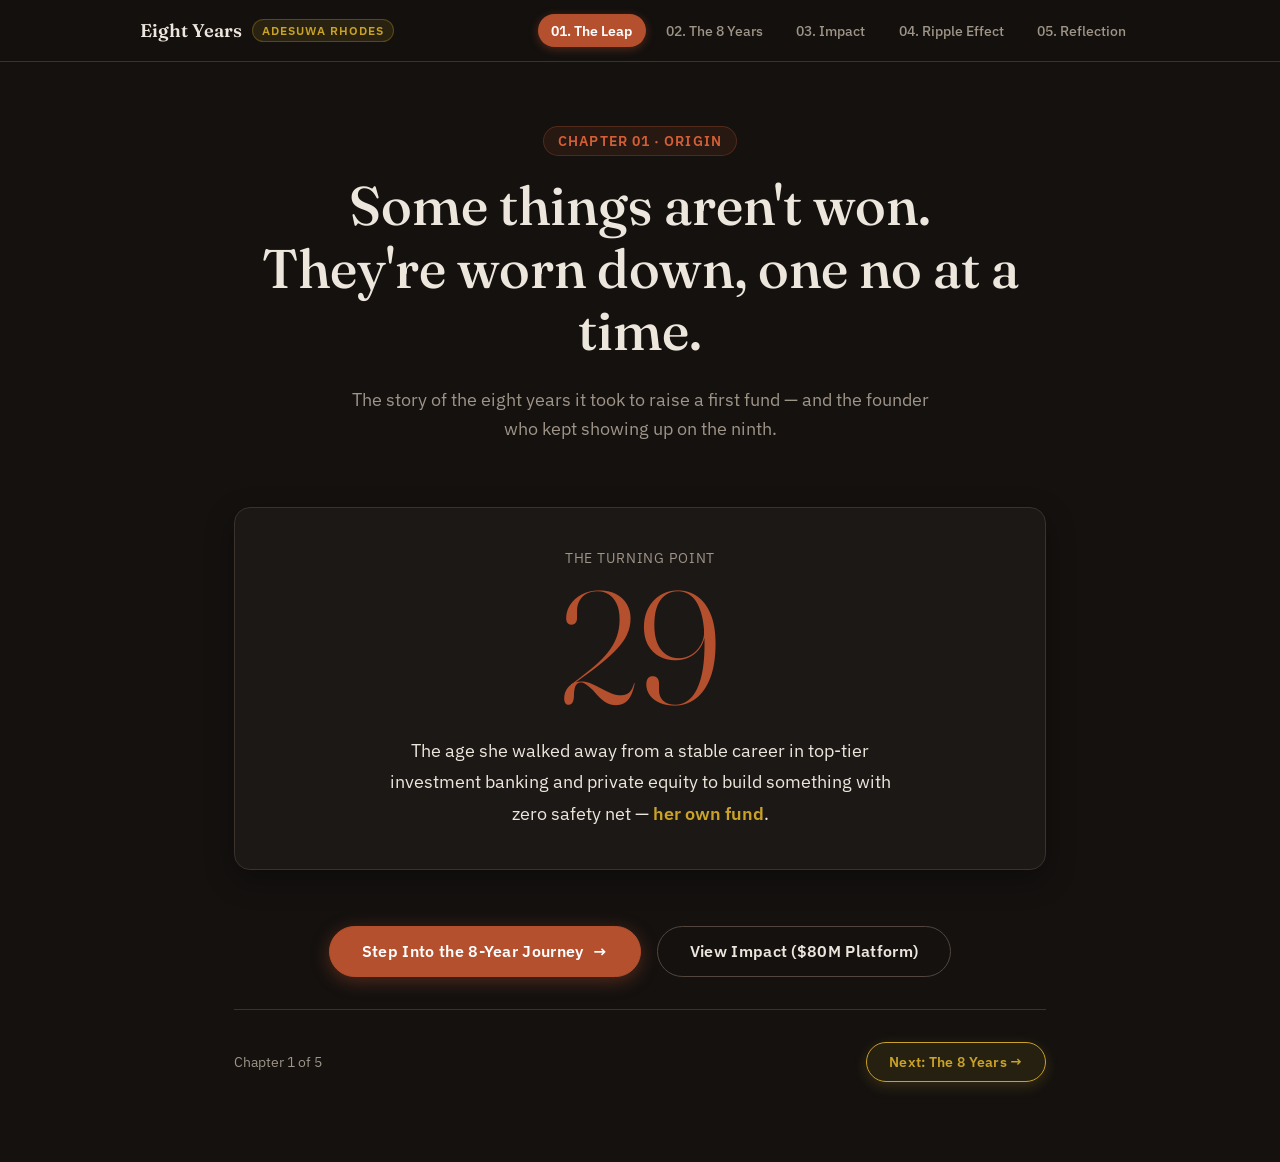
<file: index.html>
<!DOCTYPE html>
<html lang="en">
<head>
<meta charset="UTF-8">
<meta name="viewport" content="width=device-width, initial-scale=1.0">
<title>The Leap — Eight Years | An Aruwa Capital Story</title>
<link rel="preconnect" href="https://fonts.googleapis.com">
<link rel="preconnect" href="https://fonts.gstatic.com" crossorigin>
<link href="https://fonts.googleapis.com/css2?family=Fraunces:ital,opsz,wght@0,9..144,300;0,9..144,500;0,9..144,600;1,9..144,400&family=IBM+Plex+Sans:wght@400;500;600;700&display=swap" rel="stylesheet">
<link rel="stylesheet" href="style.css">
<style>
  .bignum {
    font-family: 'Fraunces', serif;
    font-weight: 300;
    font-size: clamp(5rem, 18vw, 10rem);
    line-height: 0.9;
    color: var(--rust);
    margin: 0.5rem 0 1rem;
  }
  .leap-quote {
    font-size: 1.15rem;
    line-height: 1.7;
    color: var(--text);
    max-width: 520px;
    margin: 0 auto;
  }
  .leap-quote b {
    color: var(--gold);
    font-weight: 600;
  }
</style>
</head>
<body>

<header class="site-header">
  <div class="nav-container">
    <a href="index.html" class="brand">
      <span>Eight Years</span>
      <span class="brand-tag">Adesuwa Rhodes</span>
    </a>
    <nav class="nav-links">
      <a href="index.html" class="nav-link active">01. The Leap</a>
      <a href="eight-years.html" class="nav-link">02. The 8 Years</a>
      <a href="impact.html" class="nav-link">03. Impact</a>
      <a href="rhodes-effect.html" class="nav-link">04. Ripple Effect</a>
      <a href="reflection.html" class="nav-link">05. Reflection</a>
    </nav>
  </div>
</header>

<div class="mobile-nav">
  <span>Chapter 01 of 05</span>
  <span style="color:var(--text);font-weight:600;">The Leap</span>
</div>

<main class="main-content fade-in">
  <div class="chapter-badge">Chapter 01 · Origin</div>
  <h1 class="page-title">Some things aren't won.<br>They're worn down, one no at a time.</h1>
  <p class="page-sub">The story of the eight years it took to raise a first fund — and the founder who kept showing up on the ninth.</p>

  <div class="card">
    <div style="color:var(--muted);font-size:0.9rem;text-transform:uppercase;letter-spacing:0.06em;">The Turning Point</div>
    <div class="bignum">29</div>
    <p class="leap-quote">
      The age she walked away from a stable career in top-tier investment banking and private equity to build something with zero safety net — <b>her own fund</b>.
    </p>
  </div>

  <div style="display:flex;gap:1rem;flex-wrap:wrap;justify-content:center;margin-top:1rem;">
    <a href="eight-years.html" class="btn btn-primary">
      <span>Step Into the 8-Year Journey</span>
      <span>→</span>
    </a>
    <a href="impact.html" class="btn btn-outline">
      <span>View Impact ($80M Platform)</span>
    </a>
  </div>

  <div class="page-nav">
    <div class="page-nav-left">
      <span style="color:var(--muted);font-size:0.85rem;">Chapter 1 of 5</span>
    </div>
    <div class="page-nav-right">
      <a href="eight-years.html" class="btn btn-secondary" style="padding:0.6rem 1.4rem;font-size:0.9rem;">
        Next: The 8 Years →
      </a>
    </div>
  </div>
</main>

</body>
</html>
</file>
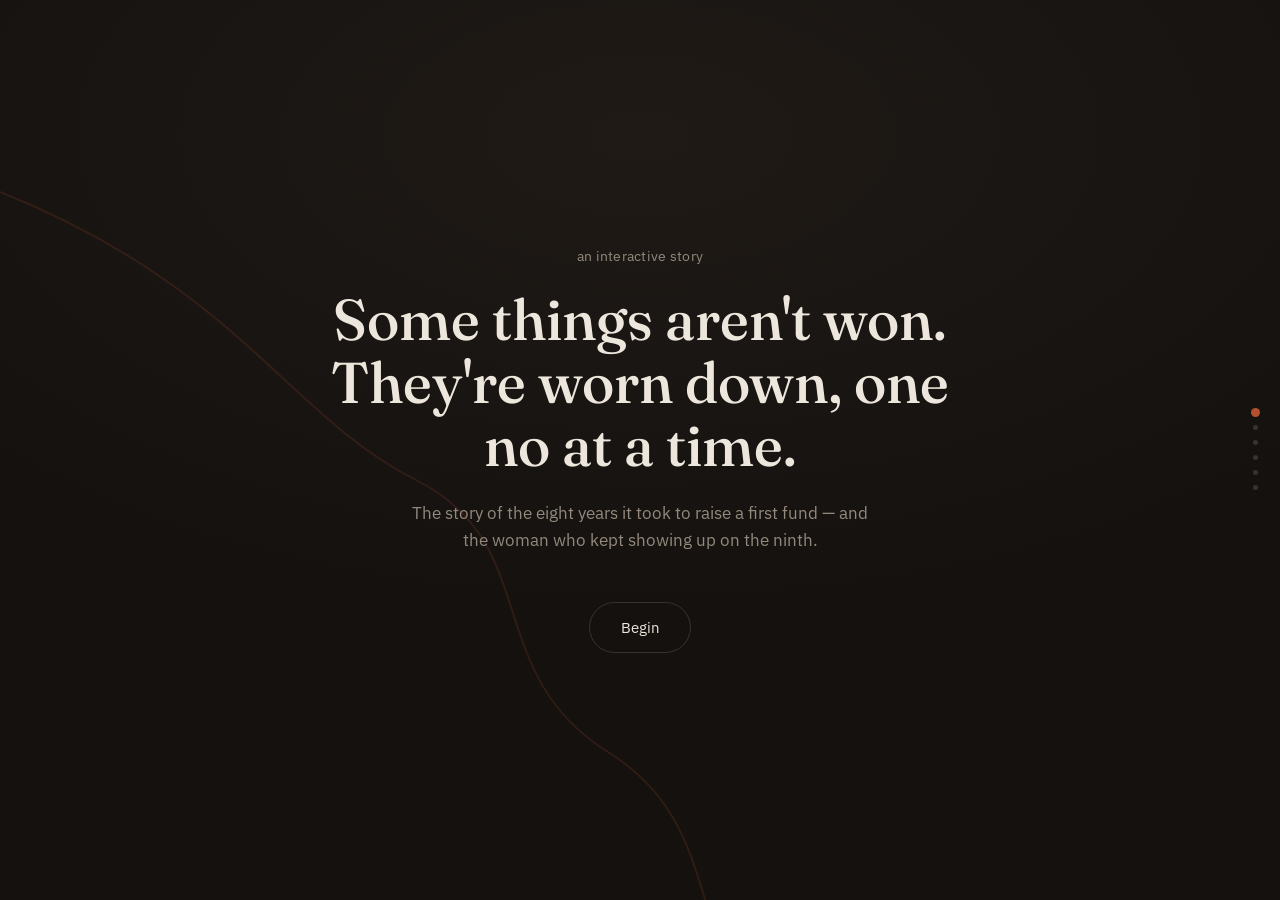
<file: eight-years (3).html>
<!DOCTYPE html>
<html lang="en">
<head>
<meta charset="UTF-8">
<meta name="viewport" content="width=device-width, initial-scale=1.0">
<title>Eight Years — an Aruwa Capital story</title>
<link rel="preconnect" href="https://fonts.googleapis.com">
<link rel="preconnect" href="https://fonts.gstatic.com" crossorigin>
<link href="https://fonts.googleapis.com/css2?family=Fraunces:ital,opsz,wght@0,9..144,300;0,9..144,500;0,9..144,600;1,9..144,400&family=IBM+Plex+Sans:wght@400;500&display=swap" rel="stylesheet">
<style>
  :root{
    --bg:#14110F;
    --panel:#1C1815;
    --rust:#B5502E;
    --rust-soft:#8C4026;
    --gold:#C9A227;
    --text:#EDE6DC;
    --muted:#93897C;
    --line:#3A322C;
  }
  *{box-sizing:border-box;}
  html,body{margin:0;padding:0;}
  body{
    background:var(--bg);
    color:var(--text);
    font-family:'IBM Plex Sans', sans-serif;
    overflow-x:hidden;
  }
  @media (prefers-reduced-motion: no-preference){
    html{scroll-behavior:smooth;}
  }

  .serif{font-family:'Fraunces', serif;}

  .scroller{
    height:100vh;
    overflow-y:scroll;
    scroll-snap-type:y proximity;
  }
  section{
    min-height:100vh;
    width:100%;
    display:flex;
    align-items:center;
    justify-content:center;
    scroll-snap-align:start;
    position:relative;
    padding:8vh 6vw;
    text-align:center;
  }

  /* progress rail */
  .rail{
    position:fixed;
    right:22px;
    top:50%;
    transform:translateY(-50%);
    display:flex;
    flex-direction:column;
    gap:10px;
    z-index:20;
  }
  .rail i{
    width:5px;height:5px;border-radius:50%;
    background:var(--line);
    display:block;
    transition:background .4s ease, transform .4s ease;
  }
  .rail i.active{background:var(--rust);transform:scale(1.8);}
  @media (max-width:640px){ .rail{display:none;} }

  .fade-up{
    opacity:0;
    transform:translateY(18px);
    transition:opacity .9s ease, transform .9s ease;
  }
  .in-view .fade-up{opacity:1;transform:translateY(0);}
  .fade-up.d1{transition-delay:.12s;}
  .fade-up.d2{transition-delay:.28s;}
  .fade-up.d3{transition-delay:.44s;}

  /* --- Hero --- */
  #hero{background:radial-gradient(120% 90% at 50% 15%, #1F1A16 0%, var(--bg) 60%);}
  .crack{
    position:absolute; inset:0; z-index:0; opacity:.5; pointer-events:none;
  }
  .hero-inner{position:relative; z-index:1; max-width:640px;}
  .hero-eyebrow{
    color:var(--muted); font-size:.85rem; letter-spacing:.02em; margin-bottom:1.4rem;
  }
  .hero-title{
    font-family:'Fraunces', serif;
    font-weight:500;
    font-size:clamp(2.2rem, 6vw, 3.6rem);
    line-height:1.1;
    margin:0 0 1.4rem;
  }
  .hero-sub{
    color:var(--muted);
    font-size:1.05rem;
    max-width:460px;
    margin:0 auto 3rem;
    line-height:1.6;
  }
  .begin{
    border:1px solid var(--line);
    background:transparent;
    color:var(--text);
    font-family:'IBM Plex Sans', sans-serif;
    font-size:.95rem;
    padding:.9rem 1.9rem;
    border-radius:999px;
    cursor:pointer;
    transition:border-color .3s ease, background .3s ease;
  }
  .begin:hover{border-color:var(--rust); background:rgba(181,80,46,.08);}
  .begin:focus-visible{outline:2px solid var(--gold); outline-offset:3px;}

  /* --- 29 --- */
  .bignum{
    font-family:'Fraunces', serif;
    font-weight:300;
    font-size:clamp(6rem, 26vw, 15rem);
    line-height:.85;
    color:var(--rust);
    margin:0;
  }
  .num-cap{
    font-size:1.15rem;
    max-width:420px;
    margin:1.6rem auto 0;
    line-height:1.65;
    color:var(--text);
  }
  .num-cap b{color:var(--gold); font-weight:500;}

  /* --- years sequence --- */
  #years{flex-direction:column; gap:2.4rem;}
  .years-head{max-width:480px;}
  .years-head p{color:var(--muted); line-height:1.6; font-size:1rem;}
  .years-head h2{font-family:'Fraunces', serif; font-weight:500; font-size:clamp(1.6rem,4vw,2.2rem); margin:.4rem 0 0;}
  .track{
    display:flex; align-items:center; gap:2.6rem;
    max-width:520px; width:100%;
  }
  .yr-num{
    font-family:'Fraunces', serif;
    font-size:3.2rem;
    color:var(--muted);
    width:2.4ch;
    text-align:right;
    flex-shrink:0;
    font-variant-numeric:tabular-nums;
  }
  .yr-status{
    text-align:left;
    font-size:1.15rem;
    color:var(--text);
    min-height:1.6em;
  }
  .yr-status.breakthrough{color:var(--gold); font-family:'Fraunces', serif; font-size:1.5rem; font-style:italic;}
  .next-btn{
    margin-top:.6rem;
    background:none;
    border:none;
    color:var(--muted);
    font-family:'IBM Plex Sans', sans-serif;
    font-size:.85rem;
    cursor:pointer;
    border-bottom:1px solid var(--line);
    padding-bottom:2px;
  }
  .next-btn:hover{color:var(--rust); border-color:var(--rust);}
  .next-btn:disabled{opacity:0; pointer-events:none;}

  /* --- aruwa reveal --- */
  #aruwa{background:linear-gradient(180deg, var(--bg) 0%, var(--panel) 100%);}
  .aruwa-name{
    font-family:'Fraunces', serif;
    font-weight:600;
    font-size:clamp(2.4rem, 7vw, 4.2rem);
    margin:0 0 .6rem;
  }
  .aruwa-tag{color:var(--muted); font-size:1rem; margin-bottom:2.4rem;}
  .aruwa-body{max-width:520px; margin:0 auto; line-height:1.75; font-size:1.05rem; color:var(--text);}
  .aruwa-body strong{color:var(--gold); font-weight:500;}

  /* --- numbers --- */
  #numbers{background:var(--panel);}
  .stat-grid{
    display:grid;
    grid-template-columns:repeat(3, minmax(140px,1fr));
    gap:2.4rem 1.6rem;
    max-width:760px;
    width:100%;
  }
  @media (max-width:680px){ .stat-grid{grid-template-columns:1fr;} }
  .stat{border-top:1px solid var(--line); padding-top:1.1rem;}
  .stat .v{font-family:'Fraunces', serif; font-size:2rem; color:var(--rust);}
  .stat .l{color:var(--muted); font-size:.9rem; margin-top:.35rem; line-height:1.5;}

  .sector-row{
    margin-top:3rem; display:flex; flex-wrap:wrap; gap:.6rem; justify-content:center; max-width:640px;
  }
  .chip{
    border:1px solid var(--line);
    color:var(--muted);
    font-size:.82rem;
    padding:.4rem 1rem;
    border-radius:999px;
  }

  /* --- closing --- */
  #closing{background:var(--bg);}
  .closing-inner{max-width:520px;}
  .closing-line{
    font-family:'Fraunces', serif;
    font-size:clamp(1.5rem, 4.5vw, 2.1rem);
    line-height:1.35;
    margin:0 0 2.2rem;
  }
  .closing-line em{color:var(--gold); font-style:italic;}
  .prompt{color:var(--muted); font-size:.95rem; margin-bottom:1rem;}
  textarea{
    width:100%;
    background:var(--panel);
    border:1px solid var(--line);
    color:var(--text);
    font-family:'IBM Plex Sans', sans-serif;
    font-size:1rem;
    border-radius:10px;
    padding:1rem;
    resize:none;
    min-height:90px;
  }
  textarea:focus-visible{outline:2px solid var(--gold); outline-offset:2px;}
  .reflect-btn{
    margin-top:1rem;
    border:1px solid var(--rust);
    background:var(--rust-soft);
    color:var(--text);
    font-family:'IBM Plex Sans', sans-serif;
    font-size:.9rem;
    padding:.75rem 1.6rem;
    border-radius:999px;
    cursor:pointer;
  }
  .reflect-btn:hover{background:var(--rust);}
  .reflection{
    margin-top:1.6rem;
    font-family:'Fraunces', serif;
    font-style:italic;
    color:var(--gold);
    min-height:1.4em;
    font-size:1.05rem;
  }
  .signature{
    margin-top:4rem;
    padding-top:2rem;
    border-top:1px solid var(--line);
  }
  .signature .n{font-family:'Fraunces', serif; font-size:1.3rem;}
  .signature .r{color:var(--muted); font-size:.9rem; margin-top:.3rem;}
  .next-piece{margin-top:1.6rem; font-size:.9rem;}
  .next-piece a{color:var(--rust); text-decoration:none; border-bottom:1px solid var(--rust-soft); padding-bottom:2px;}
  .next-piece a:hover{color:var(--gold); border-color:var(--gold);}
</style>
</head>
<body>

<div class="rail" aria-hidden="true">
  <i data-dot="hero" class="active"></i>
  <i data-dot="leap"></i>
  <i data-dot="years"></i>
  <i data-dot="aruwa"></i>
  <i data-dot="numbers"></i>
  <i data-dot="closing"></i>
</div>

<div class="scroller" id="scroller">

  <section id="hero">
    <svg class="crack" viewBox="0 0 800 800" preserveAspectRatio="none">
      <path d="M0,120 C150,180 180,260 260,300 C340,340 300,420 380,470 C460,520 420,600 500,650 C560,690 600,740 800,760"
        fill="none" stroke="#B5502E" stroke-width="1.2" opacity="0.35"/>
    </svg>
    <div class="hero-inner">
      <div class="hero-eyebrow fade-up">an interactive story</div>
      <h1 class="hero-title fade-up d1">Some things aren't won.<br>They're worn down, one no at a time.</h1>
      <p class="hero-sub fade-up d2">The story of the eight years it took to raise a first fund — and the woman who kept showing up on the ninth.</p>
      <button class="begin fade-up d3" id="beginBtn">Begin</button>
    </div>
  </section>

  <section id="leap">
    <div>
      <p class="bignum fade-up">29</p>
      <p class="num-cap fade-up d1">The age she left a stable career in investment banking and private equity to build something with no guarantee it would work — <b>her own fund</b>.</p>
    </div>
  </section>

  <section id="years">
    <div class="years-head fade-up">
      <p>Before there was a fund, there was a founder asking for money, again and again.</p>
      <h2 id="yearsHeading">Eight years of fundraising.</h2>
    </div>
    <div class="track fade-up d1">
      <div class="yr-num" id="yrNum">1</div>
      <div>
        <div class="yr-status" id="yrStatus">Not yet.</div>
        <button class="next-btn" id="nextYear">next year →</button>
      </div>
    </div>
  </section>

  <section id="aruwa">
    <div>
      <p class="aruwa-name fade-up">Aruwa Capital Management</p>
      <p class="aruwa-tag fade-up d1">Founded by Adesuwa Rhodes</p>
      <p class="aruwa-body fade-up d2">One of the few <strong>women-owned and women-led</strong> private equity funds in Africa, backing rapidly growing, overlooked businesses across <strong>Nigeria and Ghana</strong> — built on the belief that capital allocated through a gender lens returns more, to more people.</p>
    </div>
  </section>

  <section id="numbers">
    <div>
      <div class="stat-grid">
        <div class="stat fade-up"><div class="v">$80M</div><div class="l">investment platform built from that first close</div></div>
        <div class="stat fade-up d1"><div class="v">2</div><div class="l">funds raised — Aruwa Fund I and Fund II</div></div>
        <div class="stat fade-up d2"><div class="v">3x+</div><div class="l">realised return on capital exited to date</div></div>
      </div>
      <div class="sector-row fade-up d2">
        <span class="chip">Healthcare</span>
        <span class="chip">Fintech</span>
        <span class="chip">Consumer goods</span>
        <span class="chip">Renewable energy</span>
        <span class="chip">Wellness</span>
      </div>
    </div>
  </section>

  <section id="closing">
    <div class="closing-inner">
      <p class="closing-line fade-up">She didn't wait for a seat at the table.<br>She <em>built one</em>, and pulled up chairs for others.</p>
      <p class="prompt fade-up d1">Your turn — what are you building, and how long have you been at it?</p>
      <textarea class="fade-up d1" id="userInput" placeholder="I'm building…" aria-label="What are you building?"></textarea>
      <div>
        <button class="reflect-btn fade-up d1" id="reflectBtn">Reflect it back</button>
      </div>
      <p class="reflection" id="reflection"></p>
      <div class="signature fade-up d2">
        <div class="n">Adesuwa Rhodes</div>
        <div class="r">Founder &amp; Managing Partner, Aruwa Capital Management</div>
      </div>
      <p class="next-piece fade-up d2">
        <a href="rhodes-effect.html">See what that first close set in motion →</a>
      </p>
    </div>
  </section>

</div>

<script>
  // scroll to next section
  document.getElementById('beginBtn').addEventListener('click', () => {
    document.getElementById('leap').scrollIntoView({behavior:'smooth'});
  });

  // reveal-on-view
  const sections = document.querySelectorAll('section');
  const dots = document.querySelectorAll('.rail i');
  const io = new IntersectionObserver((entries) => {
    entries.forEach(e => {
      if(e.isIntersecting){
        e.target.classList.add('in-view');
        dots.forEach(d => d.classList.remove('active'));
        const match = document.querySelector(`.rail i[data-dot="${e.target.id}"]`);
        if(match) match.classList.add('active');
      }
    });
  }, {threshold:0.4});
  sections.forEach(s => io.observe(s));

  // eight years sequence
  const yrNum = document.getElementById('yrNum');
  const yrStatus = document.getElementById('yrStatus');
  const nextYear = document.getElementById('nextYear');
  const yearsHeading = document.getElementById('yearsHeading');
  let year = 1;
  const total = 8;
  nextYear.addEventListener('click', () => {
    if(year < total){
      year++;
      yrNum.textContent = year;
      yrStatus.textContent = 'Not yet.';
      yrStatus.classList.remove('breakthrough');
      if(year === total){
        nextYear.textContent = 'see what happened →';
      }
    } else {
      yrStatus.textContent = 'First close.';
      yrStatus.classList.add('breakthrough');
      yearsHeading.textContent = 'Persistence compounds too.';
      nextYear.disabled = true;
      setTimeout(() => {
        document.getElementById('aruwa').scrollIntoView({behavior:'smooth'});
      }, 1400);
    }
  });

  // closing reflection — simple local response, no server involved
  const reflectBtn = document.getElementById('reflectBtn');
  const userInput = document.getElementById('userInput');
  const reflection = document.getElementById('reflection');
  const lines = [
    "That's a fund thesis in the making. Keep making the case.",
    "Somewhere between year one and the close, this becomes the story you tell.",
    "Write that down somewhere. You'll want to remember exactly how it started.",
    "The no's are data, not verdicts. Keep going.",
  ];
  reflectBtn.addEventListener('click', () => {
    if(userInput.value.trim().length === 0){
      reflection.textContent = 'Type something first — even one line.';
      return;
    }
    reflection.textContent = lines[Math.floor(Math.random()*lines.length)];
  });
</script>

</body>
</html>
</file>
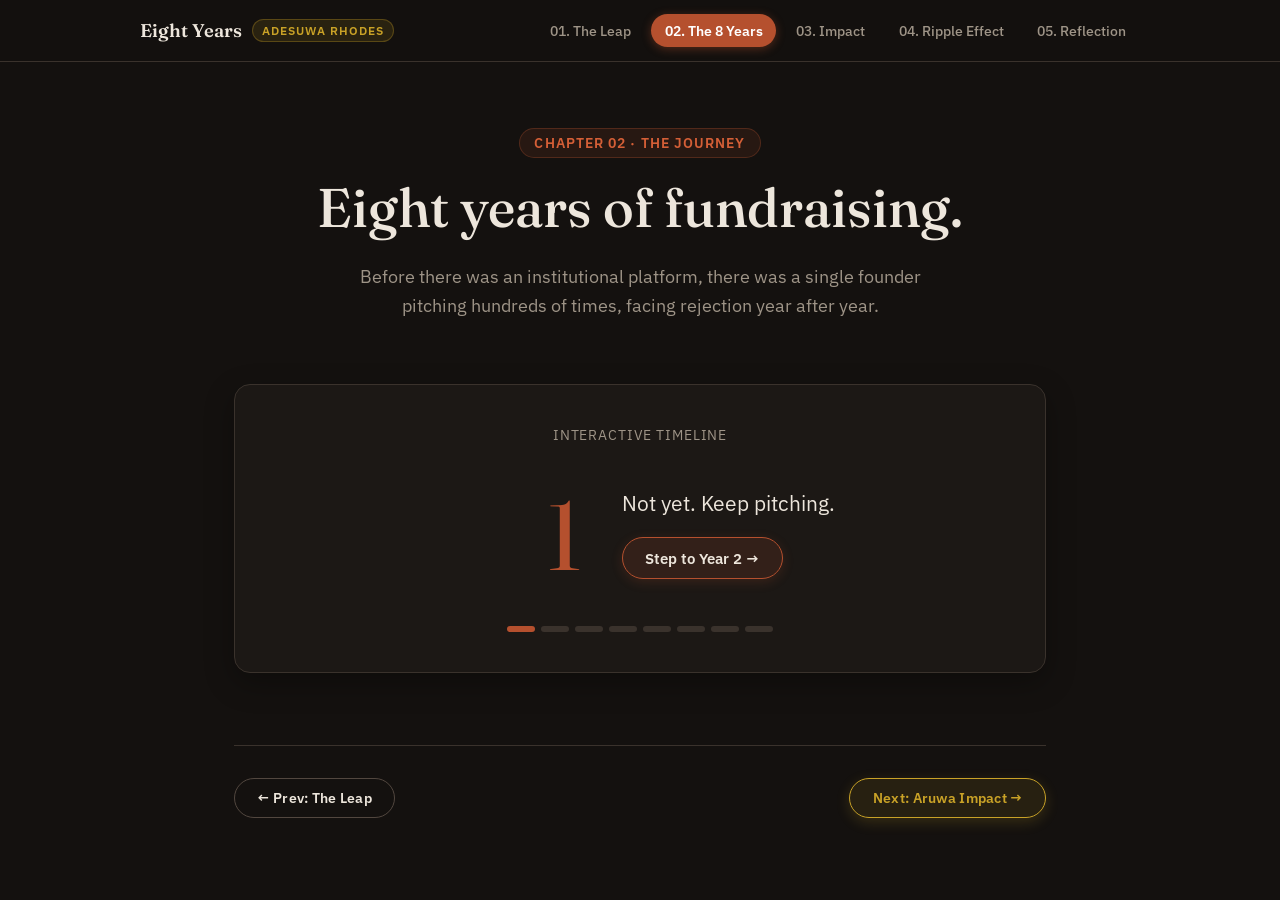
<file: eight-years.html>
<!DOCTYPE html>
<html lang="en">
<head>
<meta charset="UTF-8">
<meta name="viewport" content="width=device-width, initial-scale=1.0">
<title>The 8 Years — Eight Years | An Aruwa Capital Story</title>
<link rel="preconnect" href="https://fonts.googleapis.com">
<link rel="preconnect" href="https://fonts.gstatic.com" crossorigin>
<link href="https://fonts.googleapis.com/css2?family=Fraunces:ital,opsz,wght@0,9..144,300;0,9..144,500;0,9..144,600;1,9..144,400&family=IBM+Plex+Sans:wght@400;500;600;700&display=swap" rel="stylesheet">
<link rel="stylesheet" href="style.css">
<style>
  .track {
    display: flex;
    align-items: center;
    justify-content: center;
    gap: 2.5rem;
    margin: 2rem auto;
    max-width: 500px;
    width: 100%;
  }
  .yr-num {
    font-family: 'Fraunces', serif;
    font-size: clamp(4rem, 12vw, 6rem);
    color: var(--rust);
    width: 2.4ch;
    text-align: right;
    flex-shrink: 0;
    font-variant-numeric: tabular-nums;
  }
  .yr-content {
    text-align: left;
    display: flex;
    flex-direction: column;
    gap: 0.8rem;
  }
  .yr-status {
    font-size: 1.3rem;
    color: var(--text);
    min-height: 1.6em;
  }
  .yr-status.breakthrough {
    color: var(--gold);
    font-family: 'Fraunces', serif;
    font-size: 1.6rem;
    font-style: italic;
    font-weight: 600;
  }
  .next-year-btn {
    background: rgba(181, 80, 46, 0.15);
    border: 1.5px solid var(--rust);
    color: var(--text);
    font-family: 'IBM Plex Sans', sans-serif;
    font-size: 0.95rem;
    font-weight: 600;
    cursor: pointer;
    padding: 0.65rem 1.4rem;
    border-radius: 999px;
    box-shadow: 0 3px 12px rgba(181, 80, 46, 0.2);
    transition: all 0.25s ease;
    align-self: flex-start;
  }
  .next-year-btn:hover {
    background: var(--rust);
    color: #FFFFFF;
    border-color: var(--rust-bright);
    box-shadow: 0 6px 18px rgba(181, 80, 46, 0.45);
    transform: translateY(-1px);
  }
  .next-year-btn:active {
    transform: translateY(0);
  }
  .next-year-btn:disabled {
    opacity: 0.3;
    pointer-events: none;
  }
  .timeline-bar {
    display: flex;
    gap: 6px;
    justify-content: center;
    margin-top: 1.5rem;
  }
  .timeline-dot {
    width: 28px;
    height: 6px;
    border-radius: 3px;
    background: var(--line);
    transition: all 0.3s ease;
  }
  .timeline-dot.active {
    background: var(--rust);
  }
  .timeline-dot.passed {
    background: var(--line-light);
  }
</style>
</head>
<body>

<header class="site-header">
  <div class="nav-container">
    <a href="index.html" class="brand">
      <span>Eight Years</span>
      <span class="brand-tag">Adesuwa Rhodes</span>
    </a>
    <nav class="nav-links">
      <a href="index.html" class="nav-link">01. The Leap</a>
      <a href="eight-years.html" class="nav-link active">02. The 8 Years</a>
      <a href="impact.html" class="nav-link">03. Impact</a>
      <a href="rhodes-effect.html" class="nav-link">04. Ripple Effect</a>
      <a href="reflection.html" class="nav-link">05. Reflection</a>
    </nav>
  </div>
</header>

<div class="mobile-nav">
  <span>Chapter 02 of 05</span>
  <span style="color:var(--text);font-weight:600;">The 8 Years</span>
</div>

<main class="main-content fade-in">
  <div class="chapter-badge">Chapter 02 · The Journey</div>
  <h1 class="page-title" id="yearsHeading">Eight years of fundraising.</h1>
  <p class="page-sub">Before there was an institutional platform, there was a single founder pitching hundreds of times, facing rejection year after year.</p>

  <div class="card">
    <div style="color:var(--muted);font-size:0.9rem;text-transform:uppercase;letter-spacing:0.06em;">Interactive Timeline</div>

    <div class="track">
      <div class="yr-num" id="yrNum">1</div>
      <div class="yr-content">
        <div class="yr-status" id="yrStatus">Not yet. Keep pitching.</div>
        <button class="next-year-btn" id="nextYear">Step to Year 2 →</button>
      </div>
    </div>

    <div class="timeline-bar" id="timelineBar">
      <div class="timeline-dot active"></div>
      <div class="timeline-dot"></div>
      <div class="timeline-dot"></div>
      <div class="timeline-dot"></div>
      <div class="timeline-dot"></div>
      <div class="timeline-dot"></div>
      <div class="timeline-dot"></div>
      <div class="timeline-dot"></div>
    </div>
  </div>

  <div id="breakthroughAction" style="display:none;margin-top:1rem;" class="fade-in">
    <a href="impact.html" class="btn btn-primary" style="font-size:1.05rem;padding:1rem 2.2rem;">
      <span>Explore the Impact ($80M Platform)</span>
      <span>→</span>
    </a>
  </div>

  <div class="page-nav">
    <div class="page-nav-left">
      <a href="index.html" class="btn btn-outline" style="padding:0.6rem 1.4rem;font-size:0.9rem;">
        ← Prev: The Leap
      </a>
    </div>
    <div class="page-nav-right">
      <a href="impact.html" class="btn btn-secondary" style="padding:0.6rem 1.4rem;font-size:0.9rem;">
        Next: Aruwa Impact →
      </a>
    </div>
  </div>
</main>

<script>
  const yrNum = document.getElementById('yrNum');
  const yrStatus = document.getElementById('yrStatus');
  const nextYear = document.getElementById('nextYear');
  const yearsHeading = document.getElementById('yearsHeading');
  const timelineDots = document.querySelectorAll('.timeline-dot');
  const breakthroughAction = document.getElementById('breakthroughAction');

  const yearMessages = [
    "Not yet. Keep pitching.",
    "Another 'no'. The thesis holds.",
    "Macro headwinds, still knocking on doors.",
    "Hundreds of meetings. Zero institutional checks.",
    "Halfway through a decade of persistence.",
    "Building track record deal by deal.",
    "Momentum builds. Final diligence underway.",
    "First Close! Persistence compounds too."
  ];

  let year = 1;
  const total = 8;

  function updateTimeline() {
    timelineDots.forEach((dot, idx) => {
      if (idx < year - 1) {
        dot.className = 'timeline-dot passed';
      } else if (idx === year - 1) {
        dot.className = 'timeline-dot active';
      } else {
        dot.className = 'timeline-dot';
      }
    });
  }

  nextYear.addEventListener('click', () => {
    if (year < total) {
      year++;
      yrNum.textContent = year;
      yrStatus.textContent = yearMessages[year - 1];
      updateTimeline();

      if (year === total) {
        nextYear.textContent = 'See What Happened →';
      } else {
        nextYear.textContent = `Step to Year ${year + 1} →`;
      }
    } else {
      yrStatus.textContent = 'First close achieved.';
      yrStatus.classList.add('breakthrough');
      yearsHeading.textContent = 'Persistence compounds too.';
      nextYear.disabled = true;
      nextYear.style.display = 'none';
      breakthroughAction.style.display = 'block';
    }
  });
</script>

</body>
</html>
</file>
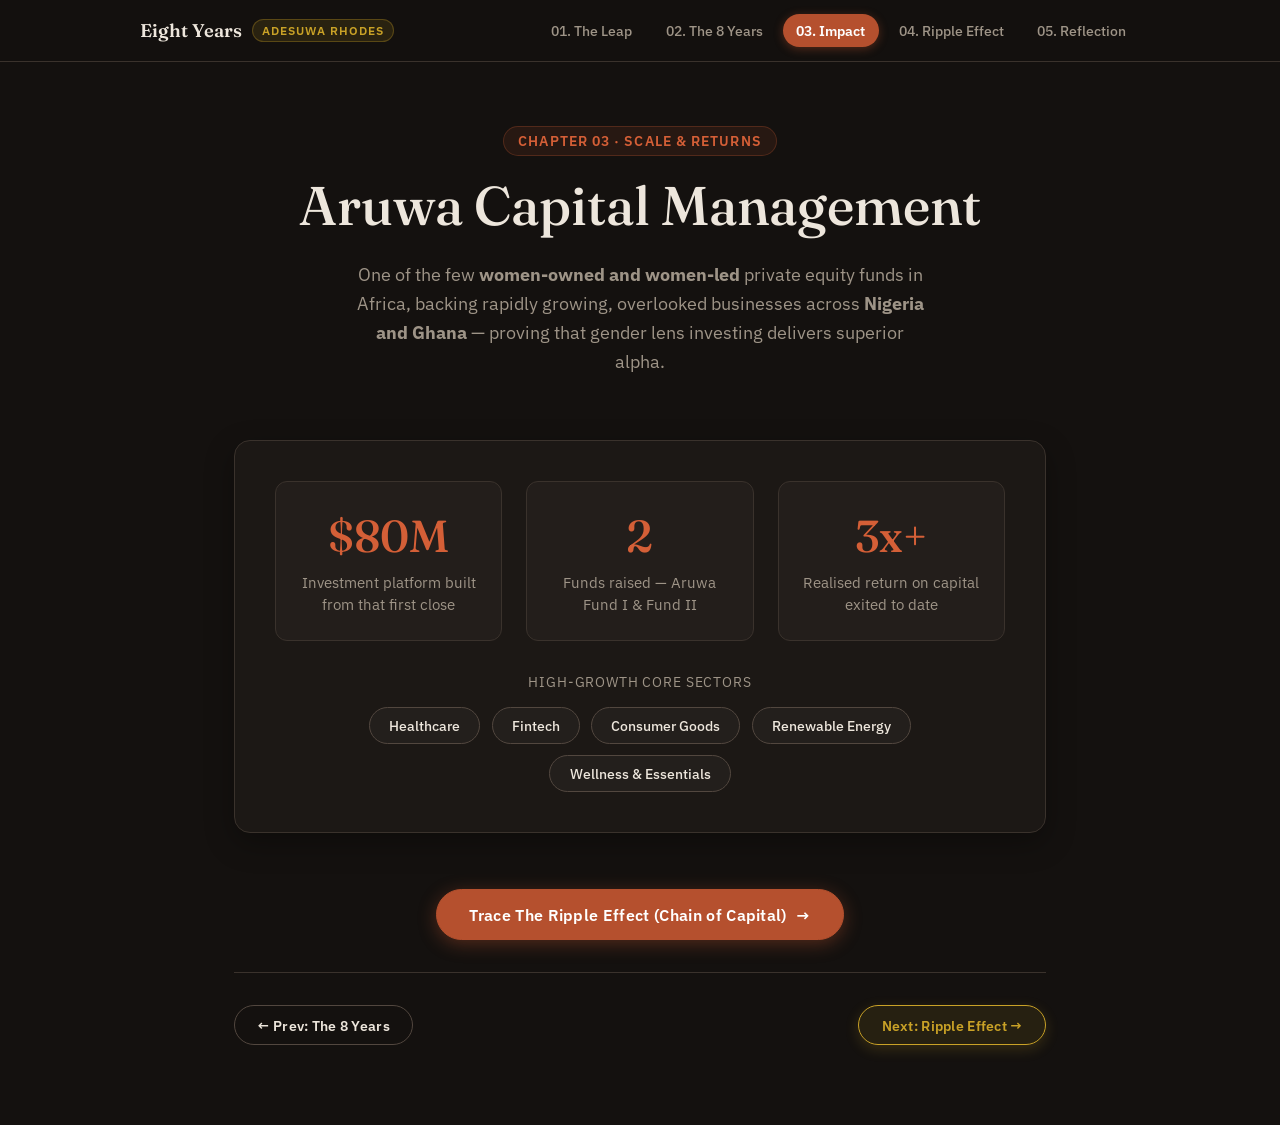
<file: impact.html>
<!DOCTYPE html>
<html lang="en">
<head>
<meta charset="UTF-8">
<meta name="viewport" content="width=device-width, initial-scale=1.0">
<title>Impact & Numbers — Eight Years | An Aruwa Capital Story</title>
<link rel="preconnect" href="https://fonts.googleapis.com">
<link rel="preconnect" href="https://fonts.gstatic.com" crossorigin>
<link href="https://fonts.googleapis.com/css2?family=Fraunces:ital,opsz,wght@0,9..144,300;0,9..144,500;0,9..144,600;1,9..144,400&family=IBM+Plex+Sans:wght@400;500;600;700&display=swap" rel="stylesheet">
<link rel="stylesheet" href="style.css">
<style>
  .stat-grid {
    display: grid;
    grid-template-columns: repeat(3, 1fr);
    gap: 1.5rem;
    width: 100%;
    margin-bottom: 2rem;
  }
  @media (max-width: 680px) {
    .stat-grid {
      grid-template-columns: 1fr;
    }
  }
  .stat-card {
    background: var(--panel-card);
    border: 1px solid var(--line);
    border-radius: 12px;
    padding: 1.6rem 1.2rem;
    text-align: center;
    transition: transform 0.25s ease, border-color 0.25s ease;
  }
  .stat-card:hover {
    transform: translateY(-3px);
    border-color: var(--rust);
  }
  .stat-val {
    font-family: 'Fraunces', serif;
    font-size: clamp(2.2rem, 5vw, 2.8rem);
    color: var(--rust-bright);
    font-weight: 500;
  }
  .stat-lbl {
    color: var(--muted);
    font-size: 0.95rem;
    margin-top: 0.5rem;
    line-height: 1.45;
  }
  .sectors-title {
    color: var(--muted);
    font-size: 0.88rem;
    text-transform: uppercase;
    letter-spacing: 0.06em;
    margin-bottom: 1rem;
  }
  .sector-row {
    display: flex;
    flex-wrap: wrap;
    gap: 0.7rem;
    justify-content: center;
  }
  .chip {
    border: 1.5px solid var(--line-light);
    background: rgba(255, 255, 255, 0.03);
    color: var(--text);
    font-size: 0.9rem;
    font-weight: 500;
    padding: 0.5rem 1.2rem;
    border-radius: 999px;
    transition: all 0.2s ease;
  }
  .chip:hover {
    border-color: var(--gold);
    color: var(--gold);
    background: rgba(201, 162, 39, 0.08);
  }
</style>
</head>
<body>

<header class="site-header">
  <div class="nav-container">
    <a href="index.html" class="brand">
      <span>Eight Years</span>
      <span class="brand-tag">Adesuwa Rhodes</span>
    </a>
    <nav class="nav-links">
      <a href="index.html" class="nav-link">01. The Leap</a>
      <a href="eight-years.html" class="nav-link">02. The 8 Years</a>
      <a href="impact.html" class="nav-link active">03. Impact</a>
      <a href="rhodes-effect.html" class="nav-link">04. Ripple Effect</a>
      <a href="reflection.html" class="nav-link">05. Reflection</a>
    </nav>
  </div>
</header>

<div class="mobile-nav">
  <span>Chapter 03 of 05</span>
  <span style="color:var(--text);font-weight:600;">Impact & Numbers</span>
</div>

<main class="main-content fade-in">
  <div class="chapter-badge">Chapter 03 · Scale & Returns</div>
  <h1 class="page-title">Aruwa Capital Management</h1>
  <p class="page-sub">
    One of the few <strong>women-owned and women-led</strong> private equity funds in Africa, backing rapidly growing, overlooked businesses across <strong>Nigeria and Ghana</strong> — proving that gender lens investing delivers superior alpha.
  </p>

  <div class="card">
    <div class="stat-grid">
      <div class="stat-card">
        <div class="stat-val">$80M</div>
        <div class="stat-lbl">Investment platform built from that first close</div>
      </div>
      <div class="stat-card">
        <div class="stat-val">2</div>
        <div class="stat-lbl">Funds raised — Aruwa Fund I &amp; Fund II</div>
      </div>
      <div class="stat-card">
        <div class="stat-val">3x+</div>
        <div class="stat-lbl">Realised return on capital exited to date</div>
      </div>
    </div>

    <div class="sectors-title">High-Growth Core Sectors</div>
    <div class="sector-row">
      <span class="chip">Healthcare</span>
      <span class="chip">Fintech</span>
      <span class="chip">Consumer Goods</span>
      <span class="chip">Renewable Energy</span>
      <span class="chip">Wellness &amp; Essentials</span>
    </div>
  </div>

  <div style="display:flex;gap:1rem;flex-wrap:wrap;justify-content:center;margin-top:1rem;">
    <a href="rhodes-effect.html" class="btn btn-primary">
      <span>Trace The Ripple Effect (Chain of Capital)</span>
      <span>→</span>
    </a>
  </div>

  <div class="page-nav">
    <div class="page-nav-left">
      <a href="eight-years.html" class="btn btn-outline" style="padding:0.6rem 1.4rem;font-size:0.9rem;">
        ← Prev: The 8 Years
      </a>
    </div>
    <div class="page-nav-right">
      <a href="rhodes-effect.html" class="btn btn-secondary" style="padding:0.6rem 1.4rem;font-size:0.9rem;">
        Next: Ripple Effect →
      </a>
    </div>
  </div>
</main>

</body>
</html>
</file>
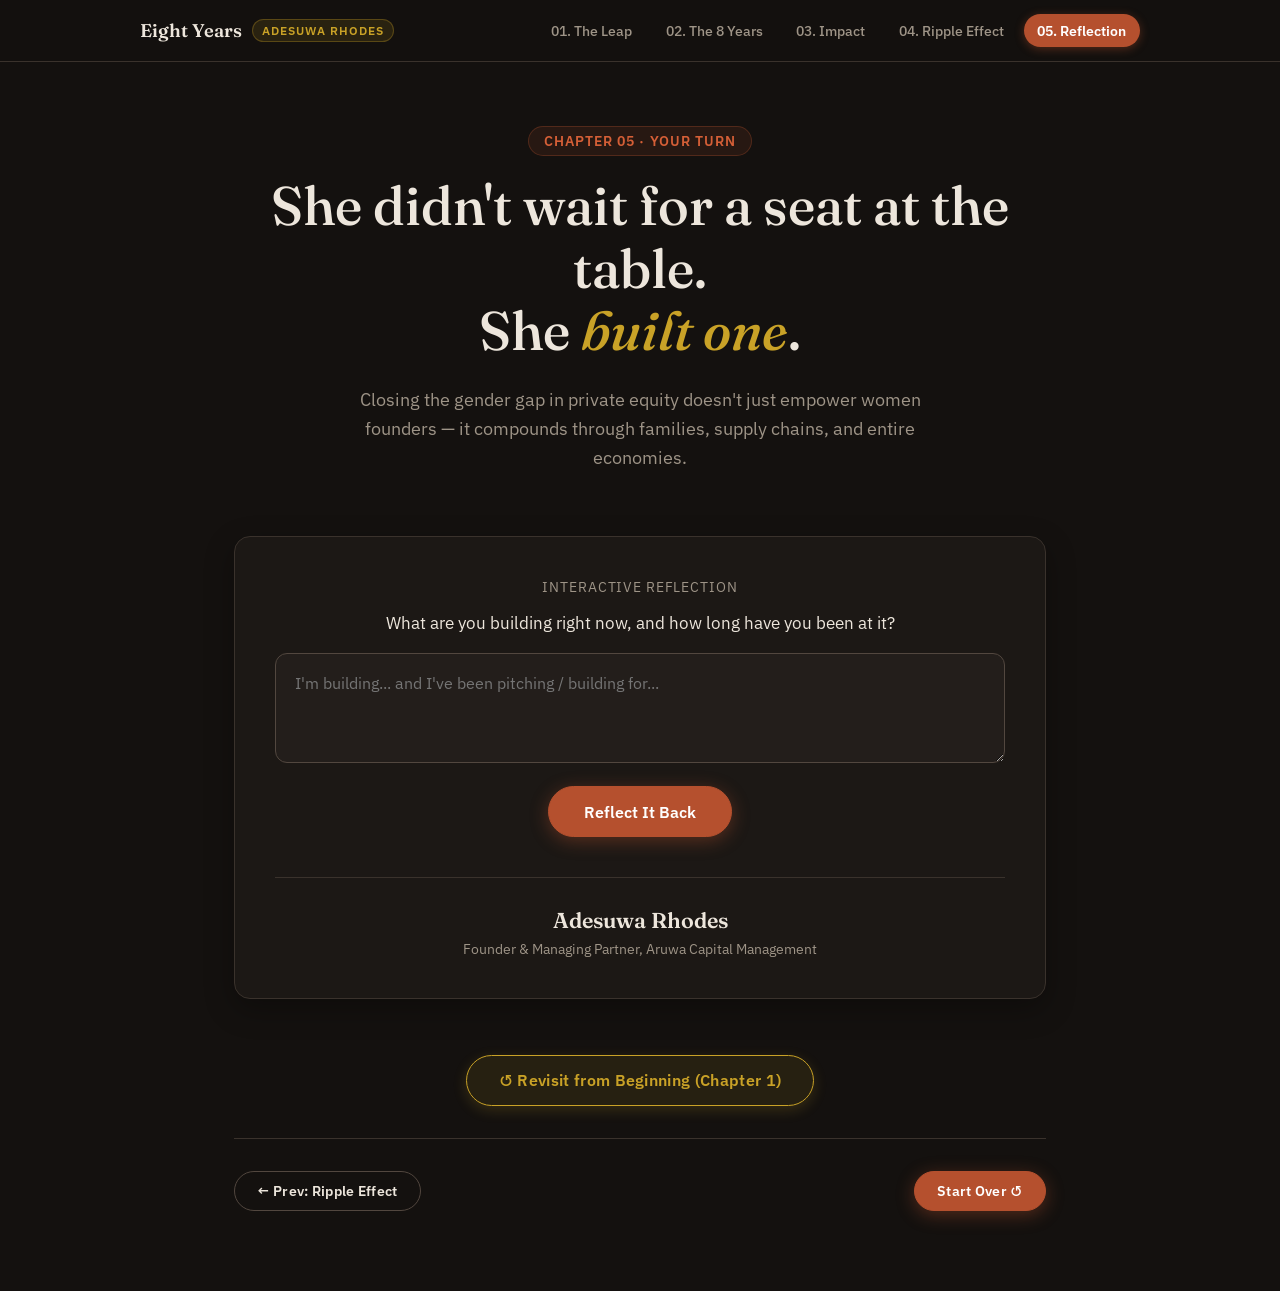
<file: reflection.html>
<!DOCTYPE html>
<html lang="en">
<head>
<meta charset="UTF-8">
<meta name="viewport" content="width=device-width, initial-scale=1.0">
<title>Reflection — Eight Years | An Aruwa Capital Story</title>
<link rel="preconnect" href="https://fonts.googleapis.com">
<link rel="preconnect" href="https://fonts.gstatic.com" crossorigin>
<link href="https://fonts.googleapis.com/css2?family=Fraunces:ital,opsz,wght@0,9..144,300;0,9..144,500;0,9..144,600;1,9..144,400&family=IBM+Plex+Sans:wght@400;500;600;700&display=swap" rel="stylesheet">
<link rel="stylesheet" href="style.css">
<style>
  textarea {
    width: 100%;
    background: var(--panel-card);
    border: 1.5px solid var(--line-light);
    color: var(--text);
    font-family: 'IBM Plex Sans', sans-serif;
    font-size: 1rem;
    border-radius: 12px;
    padding: 1.2rem;
    resize: vertical;
    min-height: 110px;
    margin-bottom: 1.2rem;
    transition: border-color 0.2s ease;
  }
  textarea:focus {
    outline: none;
    border-color: var(--gold);
    box-shadow: 0 0 0 3px rgba(201, 162, 39, 0.2);
  }
  .reflect-btn {
    border: 1.5px solid var(--rust);
    background: var(--rust);
    color: #FFFFFF;
    font-family: 'IBM Plex Sans', sans-serif;
    font-size: 1rem;
    font-weight: 600;
    padding: 0.9rem 2.2rem;
    border-radius: 999px;
    cursor: pointer;
    box-shadow: 0 4px 18px rgba(181, 80, 46, 0.4);
    transition: all 0.25s ease;
  }
  .reflect-btn:hover {
    background: var(--rust-bright);
    border-color: var(--rust-bright);
    box-shadow: 0 8px 24px rgba(181, 80, 46, 0.55);
    transform: translateY(-2px);
  }
  .reflect-btn:active {
    transform: translateY(0);
  }
  .reflection-box {
    margin-top: 1.8rem;
    padding: 1.5rem;
    background: rgba(201, 162, 39, 0.08);
    border: 1px solid rgba(201, 162, 39, 0.25);
    border-radius: 12px;
    display: none;
  }
  .reflection-text {
    font-family: 'Fraunces', serif;
    font-style: italic;
    color: var(--gold);
    font-size: 1.2rem;
    line-height: 1.5;
  }
  .signature-card {
    margin-top: 2.5rem;
    padding-top: 1.8rem;
    border-top: 1px solid var(--line);
    text-align: center;
  }
  .signature-name {
    font-family: 'Fraunces', serif;
    font-size: 1.35rem;
    font-weight: 600;
  }
  .signature-role {
    color: var(--muted);
    font-size: 0.9rem;
    margin-top: 0.3rem;
  }
</style>
</head>
<body>

<header class="site-header">
  <div class="nav-container">
    <a href="index.html" class="brand">
      <span>Eight Years</span>
      <span class="brand-tag">Adesuwa Rhodes</span>
    </a>
    <nav class="nav-links">
      <a href="index.html" class="nav-link">01. The Leap</a>
      <a href="eight-years.html" class="nav-link">02. The 8 Years</a>
      <a href="impact.html" class="nav-link">03. Impact</a>
      <a href="rhodes-effect.html" class="nav-link">04. Ripple Effect</a>
      <a href="reflection.html" class="nav-link active">05. Reflection</a>
    </nav>
  </div>
</header>

<div class="mobile-nav">
  <span>Chapter 05 of 05</span>
  <span style="color:var(--text);font-weight:600;">Reflection &amp; Close</span>
</div>

<main class="main-content fade-in">
  <div class="chapter-badge">Chapter 05 · Your Turn</div>
  <h1 class="page-title">She didn't wait for a seat at the table.<br>She <em style="color:var(--gold);font-style:italic;">built one</em>.</h1>
  <p class="page-sub">Closing the gender gap in private equity doesn't just empower women founders — it compounds through families, supply chains, and entire economies.</p>

  <div class="card">
    <div style="color:var(--muted);font-size:0.9rem;text-transform:uppercase;letter-spacing:0.06em;margin-bottom:1rem;">
      Interactive Reflection
    </div>
    <p style="color:var(--text);font-size:1.05rem;margin-bottom:1.2rem;">
      What are you building right now, and how long have you been at it?
    </p>
    <textarea id="userInput" placeholder="I'm building... and I've been pitching / building for..." aria-label="What are you building?"></textarea>
    
    <div>
      <button class="reflect-btn" id="reflectBtn">Reflect It Back</button>
    </div>

    <div class="reflection-box" id="reflectionBox">
      <p class="reflection-text" id="reflectionText"></p>
    </div>

    <div class="signature-card">
      <div class="signature-name">Adesuwa Rhodes</div>
      <div class="signature-role">Founder &amp; Managing Partner, Aruwa Capital Management</div>
    </div>
  </div>

  <div style="display:flex;gap:1rem;flex-wrap:wrap;justify-content:center;margin-top:1rem;">
    <a href="index.html" class="btn btn-secondary">
      <span>↺ Revisit from Beginning (Chapter 1)</span>
    </a>
  </div>

  <div class="page-nav">
    <div class="page-nav-left">
      <a href="rhodes-effect.html" class="btn btn-outline" style="padding:0.6rem 1.4rem;font-size:0.9rem;">
        ← Prev: Ripple Effect
      </a>
    </div>
    <div class="page-nav-right">
      <a href="index.html" class="btn btn-primary" style="padding:0.6rem 1.4rem;font-size:0.9rem;">
        Start Over ↺
      </a>
    </div>
  </div>
</main>

<script>
  const reflectBtn = document.getElementById('reflectBtn');
  const userInput = document.getElementById('userInput');
  const reflectionBox = document.getElementById('reflectionBox');
  const reflectionText = document.getElementById('reflectionText');

  const lines = [
    "That's a fund thesis in the making. Keep making the case.",
    "Somewhere between year one and the close, this becomes the story you tell.",
    "Write that down somewhere. You'll want to remember exactly how it started.",
    "The no's are data, not verdicts. Persistence compounds.",
    "Every institution that said 'no' is just one data point before the breakthrough."
  ];

  reflectBtn.addEventListener('click', () => {
    if (userInput.value.trim().length === 0) {
      reflectionBox.style.display = 'block';
      reflectionText.textContent = 'Type something first — even one line about what you are building.';
      return;
    }
    reflectionBox.style.display = 'block';
    reflectionText.textContent = lines[Math.floor(Math.random() * lines.length)];
  });
</script>

</body>
</html>
</file>
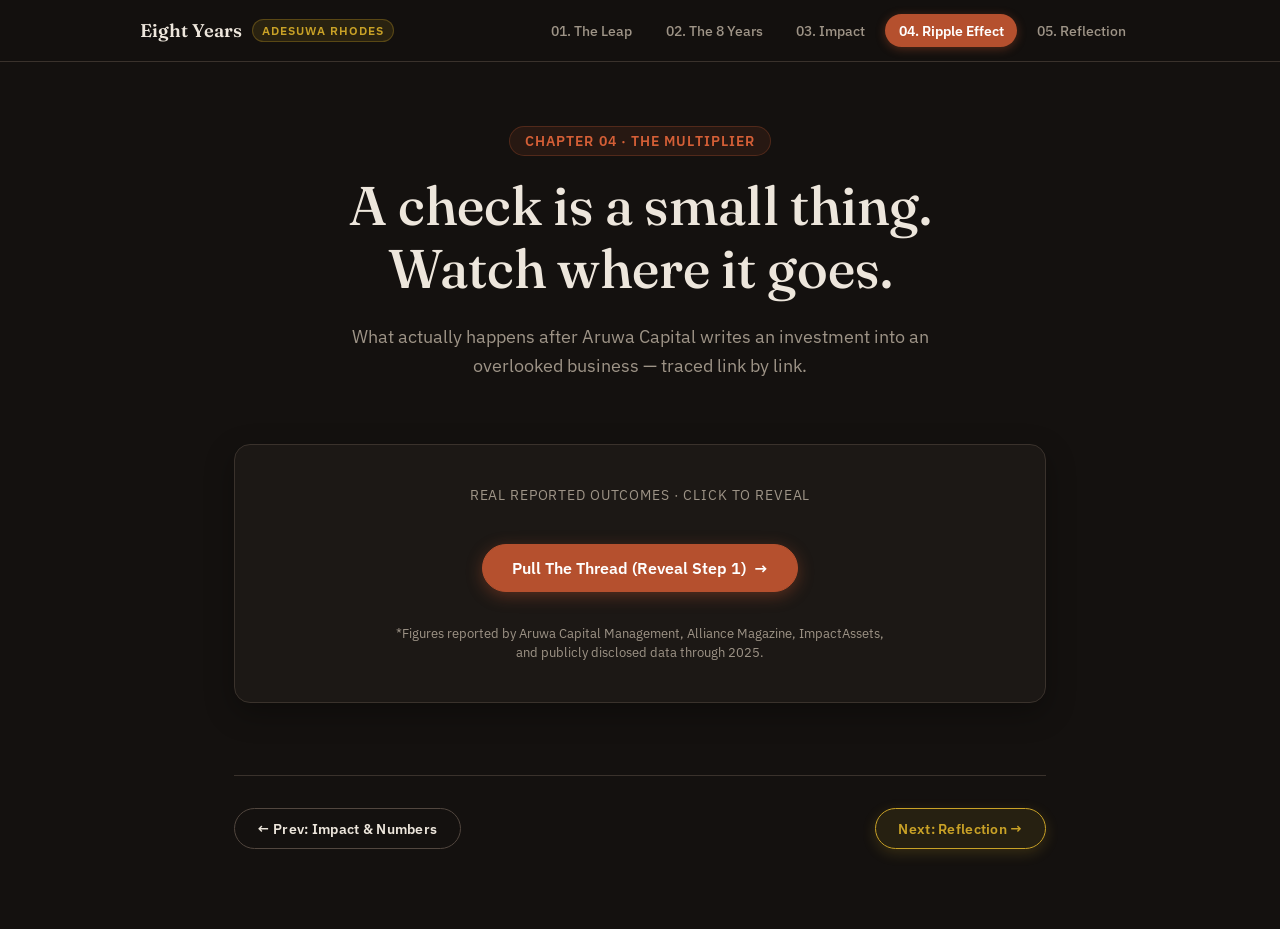
<file: rhodes-effect.html>
<!DOCTYPE html>
<html lang="en">
<head>
<meta charset="UTF-8">
<meta name="viewport" content="width=device-width, initial-scale=1.0">
<title>The Ripple Effect — Eight Years | An Aruwa Capital Story</title>
<link rel="preconnect" href="https://fonts.googleapis.com">
<link rel="preconnect" href="https://fonts.gstatic.com" crossorigin>
<link href="https://fonts.googleapis.com/css2?family=Fraunces:ital,opsz,wght@0,9..144,300;0,9..144,500;0,9..144,600;1,9..144,400&family=IBM+Plex+Sans:wght@400;500;600;700&display=swap" rel="stylesheet">
<link rel="stylesheet" href="style.css">
<style>
  .chain-wrap {
    max-width: 580px;
    width: 100%;
    margin: 1.5rem auto;
  }
  .links {
    display: flex;
    flex-direction: column;
    align-items: center;
    gap: 0;
  }
  .link {
    display: flex;
    flex-direction: column;
    align-items: center;
    gap: 0.4rem;
    width: 100%;
    max-width: 480px;
    background: var(--panel-card);
    border: 1px solid var(--line);
    border-radius: 12px;
    padding: 1.2rem 1.4rem;
    opacity: 0;
    transform: translateY(12px);
    transition: opacity 0.5s ease, transform 0.5s ease;
  }
  .link.shown {
    opacity: 1;
    transform: translateY(0);
    margin-bottom: 1rem;
  }
  .link .tag {
    font-size: 0.8rem;
    color: var(--rust-bright);
    text-transform: uppercase;
    letter-spacing: 0.08em;
    font-weight: 600;
  }
  .link .stat {
    font-family: 'Fraunces', serif;
    font-size: 2rem;
    color: var(--gold);
    font-weight: 500;
  }
  .link .desc {
    font-size: 0.95rem;
    color: var(--text);
    line-height: 1.5;
  }
  .connector {
    width: 2px;
    height: 1.6rem;
    background: var(--rust);
    margin-bottom: 1rem;
    opacity: 0;
    transition: opacity 0.4s ease;
  }
  .connector.shown {
    opacity: 1;
  }
  .pull-btn {
    margin-top: 1rem;
    display: inline-flex;
    align-items: center;
    gap: 8px;
    background: var(--rust);
    border: 1.5px solid var(--rust);
    color: #FFFFFF;
    font-family: 'IBM Plex Sans', sans-serif;
    font-size: 1rem;
    font-weight: 600;
    cursor: pointer;
    padding: 0.8rem 1.8rem;
    border-radius: 999px;
    box-shadow: 0 4px 16px rgba(181, 80, 46, 0.4);
    transition: all 0.25s ease;
  }
  .pull-btn:hover {
    background: var(--rust-bright);
    border-color: var(--rust-bright);
    box-shadow: 0 6px 20px rgba(181, 80, 46, 0.55);
    transform: translateY(-2px);
  }
  .pull-btn:active {
    transform: translateY(0);
  }
  .pull-btn:disabled {
    opacity: 0.4;
    pointer-events: none;
  }
  .source-note {
    margin-top: 2rem;
    font-size: 0.8rem;
    color: var(--muted);
    line-height: 1.5;
    max-width: 500px;
    margin-left: auto;
    margin-right: auto;
  }
</style>
</head>
<body>

<header class="site-header">
  <div class="nav-container">
    <a href="index.html" class="brand">
      <span>Eight Years</span>
      <span class="brand-tag">Adesuwa Rhodes</span>
    </a>
    <nav class="nav-links">
      <a href="index.html" class="nav-link">01. The Leap</a>
      <a href="eight-years.html" class="nav-link">02. The 8 Years</a>
      <a href="impact.html" class="nav-link">03. Impact</a>
      <a href="rhodes-effect.html" class="nav-link active">04. Ripple Effect</a>
      <a href="reflection.html" class="nav-link">05. Reflection</a>
    </nav>
  </div>
</header>

<div class="mobile-nav">
  <span>Chapter 04 of 05</span>
  <span style="color:var(--text);font-weight:600;">The Ripple Effect</span>
</div>

<main class="main-content fade-in">
  <div class="chapter-badge">Chapter 04 · The Multiplier</div>
  <h1 class="page-title">A check is a small thing.<br>Watch where it goes.</h1>
  <p class="page-sub">What actually happens after Aruwa Capital writes an investment into an overlooked business — traced link by link.</p>

  <div class="card">
    <div style="color:var(--muted);font-size:0.9rem;text-transform:uppercase;letter-spacing:0.06em;margin-bottom:1.2rem;">
      Real Reported Outcomes · Click to Reveal
    </div>

    <div class="chain-wrap">
      <div class="links" id="links"></div>
      <button class="pull-btn" id="pullBtn">
        <span>Pull The Thread (Reveal Step 1)</span>
        <span>→</span>
      </button>
    </div>

    <div id="chainCompleteAction" style="display:none;margin-top:1.5rem;" class="fade-in">
      <a href="reflection.html" class="btn btn-primary" style="font-size:1.05rem;padding:0.95rem 2.2rem;">
        <span>Write Your Reflection in Chapter 5</span>
        <span>→</span>
      </a>
    </div>

    <p class="source-note">
      *Figures reported by Aruwa Capital Management, Alliance Magazine, ImpactAssets, and publicly disclosed data through 2025.
    </p>
  </div>

  <div class="page-nav">
    <div class="page-nav-left">
      <a href="impact.html" class="btn btn-outline" style="padding:0.6rem 1.4rem;font-size:0.9rem;">
        ← Prev: Impact &amp; Numbers
      </a>
    </div>
    <div class="page-nav-right">
      <a href="reflection.html" class="btn btn-secondary" style="padding:0.6rem 1.4rem;font-size:0.9rem;">
        Next: Reflection →
      </a>
    </div>
  </div>
</main>

<script>
  const chainData = [
    { tag: 'Step 1 · The Check', stat: '$500K – $2.5M', desc: 'Aruwa\'s typical direct investment into one high-potential, overlooked business in Nigeria or Ghana.' },
    { tag: 'Step 2 · The Businesses', stat: '10 Investments', desc: 'Companies scaled across core sectors — about half founded or led by women leaders.' },
    { tag: 'Step 3 · The Jobs', stat: '~97,000 Jobs', desc: 'Created directly and indirectly across the portfolio ecosystem, including 700+ direct hires.' },
    { tag: 'Step 4 · Supply Chain Impact', stat: '$18.6M', desc: 'Generated for distributors, local agents, smallholder farmers, and retailers surrounding those businesses.' },
    { tag: 'Step 5 · Regional Expansion', stat: '18 Countries', desc: 'Where portfolio companies now generate active revenue, radiating out from home markets.' },
    { tag: 'Step 6 · Macro Contribution', stat: '$2.9M in Taxes', desc: 'Paid into the local economy by the businesses Aruwa backed from that first fund.' }
  ];

  const linksEl = document.getElementById('links');
  const pullBtn = document.getElementById('pullBtn');
  const completeAction = document.getElementById('chainCompleteAction');
  let idx = 0;

  function renderNext() {
    if (idx >= chainData.length) {
      return;
    }

    if (idx > 0) {
      const c = document.createElement('div');
      c.className = 'connector';
      linksEl.appendChild(c);
      requestAnimationFrame(() => c.classList.add('shown'));
    }

    const d = chainData[idx];
    const el = document.createElement('div');
    el.className = 'link';
    el.innerHTML = `
      <div class="tag">${d.tag}</div>
      <div class="stat">${d.stat}</div>
      <div class="desc">${d.desc}</div>
    `;
    linksEl.appendChild(el);
    requestAnimationFrame(() => el.classList.add('shown'));

    idx++;

    if (idx < chainData.length) {
      pullBtn.innerHTML = `<span>Pull Next Link (Step ${idx + 1} of 6)</span> <span>→</span>`;
    } else {
      pullBtn.style.display = 'none';
      completeAction.style.display = 'block';
    }
  }

  pullBtn.addEventListener('click', renderNext);
</script>

</body>
</html>
</file>
<file: style.css>
:root {
  --bg: #14110F;
  --panel: #1C1815;
  --panel-card: #231E1B;
  --rust: #B5502E;
  --rust-bright: #D45F37;
  --rust-soft: #8C4026;
  --gold: #C9A227;
  --gold-bright: #E0B738;
  --text: #EDE6DC;
  --muted: #9E9487;
  --line: #3A322C;
  --line-light: #52473F;
}

* {
  box-sizing: border-box;
  margin: 0;
  padding: 0;
}

html, body {
  background-color: var(--bg);
  color: var(--text);
  font-family: 'IBM Plex Sans', -apple-system, BlinkMacSystemFont, 'Segoe UI', Roboto, sans-serif;
  min-height: 100vh;
  display: flex;
  flex-direction: column;
}

.serif {
  font-family: 'Fraunces', Georgia, serif;
}

/* --- Top Navigation Header --- */
.site-header {
  position: sticky;
  top: 0;
  z-index: 100;
  background: rgba(20, 17, 15, 0.92);
  backdrop-filter: blur(12px);
  border-bottom: 1px solid var(--line);
  padding: 0.9rem 1.5rem;
}

.nav-container {
  max-width: 1000px;
  margin: 0 auto;
  display: flex;
  align-items: center;
  justify-content: space-between;
  gap: 1rem;
}

.brand {
  display: flex;
  align-items: center;
  gap: 0.6rem;
  text-decoration: none;
  color: var(--text);
  font-family: 'Fraunces', serif;
  font-size: 1.15rem;
  font-weight: 600;
}

.brand-tag {
  color: var(--gold);
  font-size: 0.75rem;
  font-family: 'IBM Plex Sans', sans-serif;
  text-transform: uppercase;
  letter-spacing: 0.08em;
  padding: 0.2rem 0.6rem;
  background: rgba(201, 162, 39, 0.12);
  border: 1px solid rgba(201, 162, 39, 0.3);
  border-radius: 999px;
}

.nav-links {
  display: flex;
  align-items: center;
  gap: 0.4rem;
  list-style: none;
}

.nav-link {
  text-decoration: none;
  color: var(--muted);
  font-size: 0.85rem;
  font-weight: 500;
  padding: 0.45rem 0.85rem;
  border-radius: 999px;
  transition: all 0.2s ease;
  white-space: nowrap;
}

.nav-link:hover {
  color: var(--text);
  background: rgba(237, 230, 220, 0.06);
}

.nav-link.active {
  color: #FFFFFF;
  background: var(--rust);
  font-weight: 600;
  box-shadow: 0 2px 10px rgba(181, 80, 46, 0.4);
}

@media (max-width: 768px) {
  .nav-links {
    display: none;
  }
}

/* --- Mobile Chapter Pill --- */
.mobile-nav {
  display: none;
  padding: 0.6rem 1.2rem;
  background: var(--panel);
  border-bottom: 1px solid var(--line);
  font-size: 0.82rem;
  color: var(--muted);
  justify-content: space-between;
  align-items: center;
}

@media (max-width: 768px) {
  .mobile-nav {
    display: flex;
  }
}

/* --- Main Layout --- */
.main-content {
  flex: 1;
  display: flex;
  flex-direction: column;
  align-items: center;
  justify-content: center;
  padding: 4rem 1.5rem 5rem;
  max-width: 860px;
  margin: 0 auto;
  width: 100%;
  text-align: center;
  position: relative;
}

/* --- Common Hero / Typography --- */
.chapter-badge {
  display: inline-flex;
  align-items: center;
  gap: 0.5rem;
  color: var(--rust-bright);
  font-size: 0.85rem;
  font-weight: 600;
  letter-spacing: 0.08em;
  text-transform: uppercase;
  margin-bottom: 1.2rem;
  padding: 0.3rem 0.9rem;
  background: rgba(181, 80, 46, 0.12);
  border: 1px solid rgba(181, 80, 46, 0.3);
  border-radius: 999px;
}

.page-title {
  font-family: 'Fraunces', serif;
  font-weight: 500;
  font-size: clamp(2.2rem, 5vw, 3.4rem);
  line-height: 1.15;
  margin-bottom: 1.4rem;
}

.page-sub {
  color: var(--muted);
  font-size: 1.1rem;
  line-height: 1.65;
  max-width: 580px;
  margin: 0 auto 2.5rem;
}

/* --- Cards and Panels --- */
.card {
  background: var(--panel);
  border: 1px solid var(--line);
  border-radius: 16px;
  padding: 2.5rem;
  width: 100%;
  margin: 1.5rem 0 2.5rem;
  text-align: center;
  box-shadow: 0 10px 30px rgba(0, 0, 0, 0.3);
}

/* --- Action Buttons --- */
.btn {
  display: inline-flex;
  align-items: center;
  justify-content: center;
  gap: 0.6rem;
  font-family: 'IBM Plex Sans', sans-serif;
  font-size: 1rem;
  font-weight: 600;
  letter-spacing: 0.02em;
  padding: 0.9rem 2rem;
  border-radius: 999px;
  cursor: pointer;
  text-decoration: none;
  transition: all 0.25s ease;
}

.btn-primary {
  background: var(--rust);
  color: #FFFFFF;
  border: 1.5px solid var(--rust);
  box-shadow: 0 4px 18px rgba(181, 80, 46, 0.4);
}

.btn-primary:hover {
  background: var(--rust-bright);
  border-color: var(--rust-bright);
  box-shadow: 0 8px 24px rgba(181, 80, 46, 0.55);
  transform: translateY(-2px);
}

.btn-primary:active {
  transform: translateY(0);
}

.btn-secondary {
  background: rgba(201, 162, 39, 0.1);
  color: var(--gold);
  border: 1.5px solid var(--gold);
  box-shadow: 0 4px 14px rgba(201, 162, 39, 0.2);
}

.btn-secondary:hover {
  background: var(--gold);
  color: #14110F;
  border-color: var(--gold-bright);
  box-shadow: 0 6px 20px rgba(201, 162, 39, 0.4);
  transform: translateY(-2px);
}

.btn-outline {
  background: transparent;
  color: var(--text);
  border: 1.5px solid var(--line-light);
}

.btn-outline:hover {
  border-color: var(--text);
  background: rgba(237, 230, 220, 0.06);
}

/* --- Page Footer Navigation --- */
.page-nav {
  display: flex;
  align-items: center;
  justify-content: space-between;
  width: 100%;
  margin-top: 2rem;
  padding-top: 2rem;
  border-top: 1px solid var(--line);
  gap: 1rem;
}

.page-nav-left, .page-nav-right {
  display: flex;
  align-items: center;
  gap: 0.8rem;
}

/* --- Animations --- */
.fade-in {
  animation: fadeIn 0.8s ease forwards;
}

@keyframes fadeIn {
  from {
    opacity: 0;
    transform: translateY(14px);
  }
  to {
    opacity: 1;
    transform: translateY(0);
  }
}
</file>
